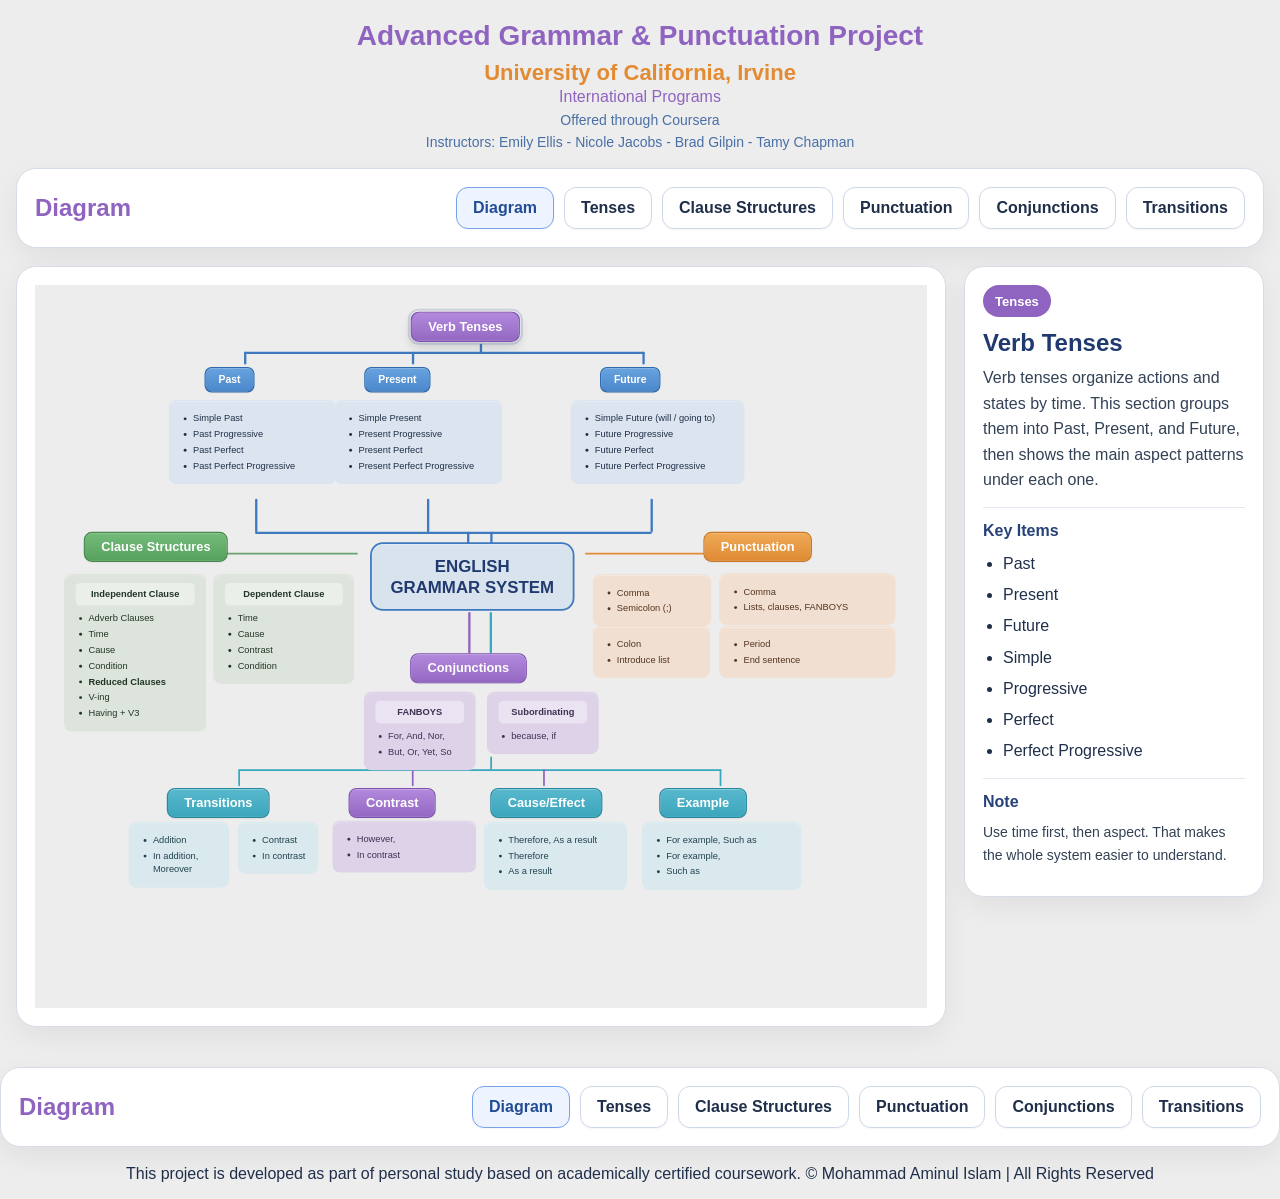
<file: index.html>
<!DOCTYPE html>
<html lang="en">
<head>
  <meta charset="UTF-8" />
  <meta name="viewport" content="width=device-width, initial-scale=1.0" />
  <title>Advanced Grammar &amp; Punctuation Project</title>
  <style>
    * {
      box-sizing: border-box;
    }

    :root {
      --diagram-scale: 1;
    }

    body {
      margin: 0;
      background: #ededed;
      font-family: "Segoe UI", Tahoma, Geneva, Verdana, sans-serif;
      color: #1f2f4a;
    }

    a {
      color: inherit;
      text-decoration: none;
    }

    .page {
      width: 100%;
      margin: 0 auto;
      padding: 20px 16px 40px;
    }

    .project-header {
      text-align: center;
      margin-bottom: 18px;
    }

    .project-header h1 {
      margin: 0;
      font-size: 28px;
      font-weight: 700;
      color: #8f63c0;
    }

    .project-header h2 {
      margin: 8px 0 0;
      font-size: 22px;
      font-weight: 600;
      color: #e38b33;
    }

    .project-header .program {
      margin: 2px 0 0;
      font-size: 16px;
      font-weight: 500;
      color: #8f63c0;
    }

    .project-header .platform {
      margin: 6px 0 0;
      font-size: 14px;
      color: #4a6fa5;
    }

    .top-nav-panel,
    .diagram-panel,
    .details-card {
      background: #fff;
      border: 1px solid #d6dce8;
      border-radius: 20px;
      padding: 18px;
      box-shadow: 0 10px 28px rgba(15, 23, 42, 0.06);
    }

    .top-nav-panel {
      width: min(1700px, 100%);
      margin: 0 auto 18px;
    }

    .top-nav {
      display: grid;
      grid-template-columns: minmax(180px, 1fr) auto;
      align-items: center;
      gap: 20px;
    }

    .top-nav-title {
      margin: 0;
      font-size: 24px;
      color: #8f63c0;
    }

    .nav-links {
      display: flex;
      flex-wrap: wrap;
      gap: 10px;
      justify-content: flex-end;
    }

    .nav-link {
      display: inline-flex;
      align-items: center;
      justify-content: center;
      min-height: 42px;
      padding: 10px 16px;
      border-radius: 12px;
      border: 1px solid #cfd8ea;
      background: #fff;
      font-weight: 700;
      box-shadow: 0 1px 2px rgba(0, 0, 0, 0.04);
      transition: transform 0.18s ease, box-shadow 0.18s ease, border-color 0.18s ease;
    }

    .nav-link:hover {
      transform: translateY(-1px);
      box-shadow: 0 8px 18px rgba(15, 23, 42, 0.08);
      border-color: #8eb0f0;
    }

    .nav-link.active {
      background: #eef4ff;
      border-color: #79a2ea;
      color: #224d95;
    }

    .workspace {
      width: min(1700px, 100%);
      margin: 0 auto;
      display: grid;
      grid-template-columns: minmax(0, 1fr) 300px;
      gap: 18px;
      align-items: start;
    }

    .diagram-panel {
      overflow: visible;
      min-width: 0;
    }

    .diagram-wrap {
      width: 100%;
      display: flex;
      justify-content: center;
      align-items: flex-start;
      overflow: hidden;
      min-height: 200px;
    }

    .diagram-scale-box {
      position: relative;
      width: calc(1536px * var(--diagram-scale));
      height: calc(1245px * var(--diagram-scale));
      flex: 0 0 auto;
    }

    .diagram-board {
      position: absolute;
      top: 0;
      left: 0;
      width: 1536px;
      height: 1245px;
      background: #ededed;
      overflow: hidden;
      transform: scale(var(--diagram-scale));
      transform-origin: top left;
      transition: transform 0.2s ease;
    }

    .details-panel {
      position: sticky;
      top: 20px;
    }

    .details-card h3 {
      margin: 0 0 8px;
      font-size: 24px;
      color: #203a6f;
    }

    .details-badge {
      display: inline-flex;
      align-items: center;
      justify-content: center;
      min-height: 32px;
      padding: 6px 12px;
      border-radius: 999px;
      font-size: 13px;
      font-weight: 700;
      margin-bottom: 12px;
      color: #fff;
    }

    .badge-purple { background: #8f63c0; }
    .badge-blue { background: #4b87cc; }
    .badge-green { background: #56a15e; }
    .badge-orange { background: #df8a33; }
    .badge-cyan { background: #3ca6bc; }

    .details-card p {
      margin: 0 0 12px;
      line-height: 1.6;
      color: #334155;
    }

    .details-card ul {
      margin: 0;
      padding-left: 20px;
      line-height: 1.7;
    }

    .details-card li {
      margin: 4px 0;
    }

    .detail-section {
      border-top: 1px solid #e2e8f0;
      margin-top: 14px;
      padding-top: 14px;
    }

    .detail-section h4 {
      margin: 0 0 10px;
      color: #274278;
      font-size: 16px;
    }

    .hint {
      font-size: 14px;
      color: #64748b;
    }

    .node {
      position: absolute;
      z-index: 2;
    }

    .line {
      position: absolute;
      z-index: 1;
      background: #3f79bf;
      border-radius: 3px;
    }

    .line.green { background: #6aa46d; }
    .line.orange { background: #e38b33; }
    .line.purple { background: #8f63c0; }
    .line.cyan { background: #39a7bf; }

    .pill {
      display: inline-flex;
      align-items: center;
      justify-content: center;
      padding: 10px 28px;
      min-height: 52px;
      border-radius: 14px;
      color: #fff;
      font-weight: 700;
      font-size: 22px;
      line-height: 1;
      text-align: center;
      white-space: nowrap;
      box-shadow:
        inset 0 1px 0 rgba(255,255,255,0.35),
        0 1px 2px rgba(0,0,0,0.08);
      transition: transform 0.18s ease, box-shadow 0.18s ease, filter 0.18s ease;
    }

    .pill.small {
      min-height: 44px;
      padding: 8px 22px;
      font-size: 18px;
      border-radius: 12px;
    }

    .blue-pill {
      background: linear-gradient(180deg, #68a3de 0%, #4b87cc 100%);
      border: 2px solid #2f69aa;
    }

    .green-pill {
      background: linear-gradient(180deg, #74bb7a 0%, #56a15e 100%);
      border: 2px solid #47894d;
    }

    .orange-pill {
      background: linear-gradient(180deg, #f0aa57 0%, #df8a33 100%);
      border: 2px solid #cb7826;
    }

    .purple-pill {
      background: linear-gradient(180deg, #b289dd 0%, #9468c2 100%);
      border: 2px solid #7d52af;
    }

    .cyan-pill {
      background: linear-gradient(180deg, #58b8cd 0%, #3ca6bc 100%);
      border: 2px solid #27879d;
    }

    .box {
      border-radius: 14px;
      padding: 14px 18px;
      box-shadow: inset 0 1px 0 rgba(255,255,255,0.45);
      font-size: 16px;
      line-height: 1.45;
      transition: transform 0.18s ease, box-shadow 0.18s ease, border-color 0.18s ease, filter 0.18s ease;
      border: 2px solid transparent;
    }

    .blue-box { background: #dbe4ef; color: #202f49; }
    .green-box { background: #dde4db; color: #223628; }
    .orange-box { background: #f1e0d1; color: #53331f; }
    .purple-box { background: #ddd2e8; color: #3f3154; }
    .cyan-box { background: #d9e9ee; color: #21434f; }

    .box ul {
      margin: 0;
      padding-left: 22px;
    }

    .box li {
      margin: 4px 0;
    }

    .mini-label {
      display: block;
      width: 100%;
      background: rgba(255,255,255,0.38);
      color: inherit;
      text-align: center;
      font-weight: 700;
      border-radius: 8px;
      padding: 8px 10px;
      margin-bottom: 10px;
    }

    .main-center {
      width: 352px;
      height: 118px;
      border-radius: 22px;
      border: 3px solid #3e79bf;
      background: #d8e3ee;
      display: flex;
      align-items: center;
      justify-content: center;
      text-align: center;
      color: #203a6f;
      font-size: 29px;
      font-weight: 800;
      line-height: 1.25;
      box-shadow: inset 0 1px 0 rgba(255,255,255,0.5);
    }

    .interactive {
      cursor: pointer;
    }

    .interactive:hover .pill,
    .interactive:hover .box {
      transform: translateY(-2px);
      box-shadow: 0 10px 18px rgba(15,23,42,0.12);
      filter: brightness(1.01);
    }

    .interactive.active .pill,
    .interactive.active .box {
      transform: translateY(-2px);
      box-shadow: 0 10px 18px rgba(15,23,42,0.14);
      outline: 3px solid rgba(74, 111, 165, 0.22);
      outline-offset: 2px;
    }

    .verb-title { top: 48px; left: 647px; }
    .top-v { top: 101px; left: 766px; width: 4px; height: 16px; }
    .top-h { top: 115px; left: 360px; width: 690px; height: 4px; }
    .drop-past { top: 115px; left: 360px; width: 4px; height: 22px; }
    .drop-present { top: 115px; left: 649px; width: 4px; height: 22px; }
    .drop-future { top: 115px; left: 1046px; width: 4px; height: 22px; }

    .past-title { top: 141px; left: 292px; }
    .present-title { top: 141px; left: 567px; }
    .future-title { top: 141px; left: 973px; }

    .past-box { top: 198px; left: 230px; width: 290px; min-height: 170px; }
    .present-box { top: 198px; left: 515px; width: 290px; min-height: 170px; }
    .future-box { top: 198px; left: 922px; width: 300px; min-height: 170px; }

    .past-down { top: 368px; left: 379px; width: 4px; height: 58px; }
    .present-down { top: 368px; left: 675px; width: 4px; height: 58px; }
    .future-down { top: 368px; left: 1060px; width: 4px; height: 58px; }

    .top-bottom-h { top: 425px; left: 379px; width: 683px; height: 4px; }
    .to-center-left { top: 425px; left: 744px; width: 4px; height: 40px; }
    .to-center-right { top: 425px; left: 784px; width: 4px; height: 40px; }

    .clause-title { top: 425px; left: 84px; }
    .clause-line { top: 461px; left: 323px; width: 233px; height: 3px; }

    .independent-box { top: 497px; left: 50px; width: 245px; min-height: 250px; }
    .dependent-box { top: 497px; left: 307px; width: 243px; min-height: 222px; }

    .center-node { top: 443px; left: 577px; }

    .punct-title { top: 425px; left: 1151px; }
    .punct-line { top: 461px; left: 947px; width: 205px; height: 3px; }

    .punct-box-1 { top: 498px; left: 960px; width: 205px; min-height: 80px; }
    .punct-box-2 { top: 496px; left: 1178px; width: 304px; min-height: 82px; }
    .punct-box-3 { top: 587px; left: 960px; width: 203px; min-height: 76px; }
    .punct-box-4 { top: 587px; left: 1178px; width: 304px; min-height: 76px; }

    .main-down-purple { top: 563px; left: 746px; width: 4px; height: 72px; }
    .main-down-cyan { top: 563px; left: 783px; width: 4px; height: 72px; }

    .conj-title { top: 634px; left: 646px; }
    .fanboys-box { top: 700px; left: 566px; width: 193px; min-height: 112px; }
    .subordinating-box { top: 700px; left: 778px; width: 193px; min-height: 112px; }

    .bottom-v-left { top: 812px; left: 747px; width: 3px; height: 24px; }
    .bottom-v-right { top: 812px; left: 784px; width: 3px; height: 24px; }
    .bottom-h { top: 834px; left: 351px; width: 831px; height: 3px; }
    .bottom-drop-1 { top: 834px; left: 350px; width: 3px; height: 29px; }
    .bottom-drop-2 { top: 834px; left: 649px; width: 3px; height: 29px; }
    .bottom-drop-3 { top: 834px; left: 875px; width: 3px; height: 29px; }
    .bottom-drop-4 { top: 834px; left: 1179px; width: 3px; height: 29px; }

    .trans-title { top: 866px; left: 227px; }
    .contrast-title { top: 866px; left: 540px; }
    .cause-title { top: 866px; left: 784px; }
    .example-title { top: 866px; left: 1075px; }

    .trans-box-1 { top: 924px; left: 161px; width: 173px; min-height: 115px; }
    .trans-box-2 { top: 924px; left: 349px; width: 139px; min-height: 115px; }
    .contrast-box { top: 922px; left: 512px; width: 248px; min-height: 112px; }
    .cause-box { top: 924px; left: 773px; width: 247px; min-height: 114px; }
    .example-box { top: 924px; left: 1045px; width: 275px; min-height: 115px; }

    @media (max-width: 1200px) {
      .workspace {
        grid-template-columns: 1fr;
      }

      .details-panel {
        position: static;
      }
    }

    @media (max-width: 1100px) {
      .top-nav {
        grid-template-columns: 1fr;
      }

      .nav-links {
        justify-content: flex-start;
      }
    }

    @media (max-width: 780px) {
      .page {
        padding-left: 10px;
        padding-right: 10px;
      }

      .project-header h1 {
        font-size: 24px;
      }

      .project-header h2 {
        font-size: 20px;
      }
    }
  </style>
</head>
<body>
  <div class="page">
    <div class="project-header">
      <h1>Advanced Grammar &amp; Punctuation Project</h1>
      <h2>University of California, Irvine</h2>
      <p class="program">International Programs</p>
      <p class="platform">Offered through Coursera</p>  
      <p class="platform">Instructors: Emily Ellis - Nicole Jacobs - Brad Gilpin - Tamy Chapman</p>
    </div>

    <div class="top-nav-panel">
      <div class="top-nav">
        <h3 class="top-nav-title">Diagram</h3>
        <div class="nav-links">
          <a class="nav-link active" href="index.html">Diagram</a>
          <a class="nav-link" href="tense.html">Tenses</a>
          <a class="nav-link" href="clause.html">Clause Structures</a>
          <a class="nav-link" href="punctuation.html">Punctuation</a>
          <a class="nav-link" href="conjunction.html">Conjunctions</a>
          <a class="nav-link" href="transitions.html">Transitions</a>
        </div>
      </div>
    </div>

    <div class="workspace">
      <div class="diagram-panel">
        <div class="diagram-wrap">
          <div class="diagram-scale-box">
            <div class="diagram-board">
              <div class="diagram-area">
                <div class="node verb-title interactive" data-topic="verb-tenses">
                  <div class="pill purple-pill">Verb Tenses</div>
                </div>

                <div class="line top-v"></div>
                <div class="line top-h"></div>
                <div class="line drop-past"></div>
                <div class="line drop-present"></div>
                <div class="line drop-future"></div>

                <div class="node past-title interactive" data-topic="past">
                  <div class="pill small blue-pill">Past</div>
                </div>

                <div class="node present-title interactive" data-topic="present">
                  <div class="pill small blue-pill">Present</div>
                </div>

                <div class="node future-title interactive" data-topic="future">
                  <div class="pill small blue-pill">Future</div>
                </div>

                <div class="node past-box interactive" data-topic="past">
                  <div class="box blue-box">
                    <ul>
                      <li>Simple Past</li>
                      <li>Past Progressive</li>
                      <li>Past Perfect</li>
                      <li>Past Perfect Progressive</li>
                    </ul>
                  </div>
                </div>

                <div class="node present-box interactive" data-topic="present">
                  <div class="box blue-box">
                    <ul>
                      <li>Simple Present</li>
                      <li>Present Progressive</li>
                      <li>Present Perfect</li>
                      <li>Present Perfect Progressive</li>
                    </ul>
                  </div>
                </div>

                <div class="node future-box interactive" data-topic="future">
                  <div class="box blue-box">
                    <ul>
                      <li>Simple Future (will / going to)</li>
                      <li>Future Progressive</li>
                      <li>Future Perfect</li>
                      <li>Future Perfect Progressive</li>
                    </ul>
                  </div>
                </div>

                <div class="line past-down"></div>
                <div class="line present-down"></div>
                <div class="line future-down"></div>
                <div class="line top-bottom-h"></div>
                <div class="line to-center-left"></div>
                <div class="line to-center-right"></div>

                <div class="node clause-title interactive" data-topic="clause-structures">
                  <div class="pill green-pill">Clause Structures</div>
                </div>

                <div class="line green clause-line"></div>

                <div class="node independent-box interactive" data-topic="independent-clause">
                  <div class="box green-box">
                    <span class="mini-label">Independent Clause</span>
                    <ul>
                      <li>Adverb Clauses</li>
                      <li>Time</li>
                      <li>Cause</li>
                      <li>Condition</li>
                      <li><strong>Reduced Clauses</strong></li>
                      <li>V-ing</li>
                      <li>Having + V3</li>
                    </ul>
                  </div>
                </div>

                <div class="node dependent-box interactive" data-topic="dependent-clause">
                  <div class="box green-box">
                    <span class="mini-label">Dependent Clause</span>
                    <ul>
                      <li>Time</li>
                      <li>Cause</li>
                      <li>Contrast</li>
                      <li>Condition</li>
                    </ul>
                  </div>
                </div>

                <div class="node center-node">
                  <div class="main-center">
                    ENGLISH<br />
                    GRAMMAR SYSTEM
                  </div>
                </div>

                <div class="node punct-title interactive" data-topic="punctuation">
                  <div class="pill orange-pill">Punctuation</div>
                </div>

                <div class="line orange punct-line"></div>

                <div class="node punct-box-1 interactive" data-topic="punctuation-basic">
                  <div class="box orange-box">
                    <ul>
                      <li>Comma</li>
                      <li>Semicolon (;)</li>
                    </ul>
                  </div>
                </div>

                <div class="node punct-box-2 interactive" data-topic="punctuation-comma">
                  <div class="box orange-box">
                    <ul>
                      <li>Comma</li>
                      <li>Lists, clauses, FANBOYS</li>
                    </ul>
                  </div>
                </div>

                <div class="node punct-box-3 interactive" data-topic="punctuation-colon">
                  <div class="box orange-box">
                    <ul>
                      <li>Colon</li>
                      <li>Introduce list</li>
                    </ul>
                  </div>
                </div>

                <div class="node punct-box-4 interactive" data-topic="punctuation-period">
                  <div class="box orange-box">
                    <ul>
                      <li>Period</li>
                      <li>End sentence</li>
                    </ul>
                  </div>
                </div>

                <div class="line purple main-down-purple"></div>
                <div class="line cyan main-down-cyan"></div>

                <div class="node conj-title interactive" data-topic="conjunctions">
                  <div class="pill purple-pill">Conjunctions</div>
                </div>

                <div class="node fanboys-box interactive" data-topic="fanboys">
                  <div class="box purple-box">
                    <span class="mini-label">FANBOYS</span>
                    <ul>
                      <li>For, And, Nor,</li>
                      <li>But, Or, Yet, So</li>
                    </ul>
                  </div>
                </div>

                <div class="node subordinating-box interactive" data-topic="subordinating">
                  <div class="box purple-box">
                    <span class="mini-label">Subordinating</span>
                    <ul>
                      <li>because, if</li>
                    </ul>
                  </div>
                </div>

                <div class="line purple bottom-v-left"></div>
                <div class="line cyan bottom-v-right"></div>
                <div class="line cyan bottom-h"></div>
                <div class="line cyan bottom-drop-1"></div>
                <div class="line purple bottom-drop-2"></div>
                <div class="line purple bottom-drop-3"></div>
                <div class="line cyan bottom-drop-4"></div>

                <div class="node trans-title interactive" data-topic="transitions">
                  <div class="pill cyan-pill">Transitions</div>
                </div>

                <div class="node contrast-title interactive" data-topic="contrast">
                  <div class="pill purple-pill">Contrast</div>
                </div>

                <div class="node cause-title interactive" data-topic="cause-effect">
                  <div class="pill cyan-pill">Cause/Effect</div>
                </div>

                <div class="node example-title interactive" data-topic="example">
                  <div class="pill cyan-pill">Example</div>
                </div>

                <div class="node trans-box-1 interactive" data-topic="addition">
                  <div class="box cyan-box">
                    <ul>
                      <li>Addition</li>
                      <li>In addition, Moreover</li>
                    </ul>
                  </div>
                </div>

                <div class="node trans-box-2 interactive" data-topic="contrast">
                  <div class="box cyan-box">
                    <ul>
                      <li>Contrast</li>
                      <li>In contrast</li>
                    </ul>
                  </div>
                </div>

                <div class="node contrast-box interactive" data-topic="contrast">
                  <div class="box purple-box">
                    <ul>
                      <li>However,</li>
                      <li>In contrast</li>
                    </ul>
                  </div>
                </div>

                <div class="node cause-box interactive" data-topic="cause-effect">
                  <div class="box cyan-box">
                    <ul>
                      <li>Therefore, As a result</li>
                      <li>Therefore</li>
                      <li>As a result</li>
                    </ul>
                  </div>
                </div>

                <div class="node example-box interactive" data-topic="example">
                  <div class="box cyan-box">
                    <ul>
                      <li>For example, Such as</li>
                      <li>For example,</li>
                      <li>Such as</li>
                    </ul>
                  </div>
                </div>
              </div>
            </div>
          </div>
        </div>
      </div>

      <aside class="details-panel">
        <div class="details-card" id="detailsCard">
          <div class="details-badge badge-purple" id="detailsBadge">Overview</div>
          <h3 id="detailsTitle">English Grammar System</h3>
          <p id="detailsText">
            Select any colored part of the diagram to view its explanation here without leaving the page.
          </p>

          <div class="detail-section">
            <h4>Key Items</h4>
            <ul id="detailsList">
              <li>Verb Tenses</li>
              <li>Clause Structures</li>
              <li>Punctuation</li>
              <li>Conjunctions</li>
              <li>Transitions</li>
            </ul>
          </div>

          <div class="detail-section">
            <h4>Note</h4>
            <p class="hint" id="detailsNote">
              This interactive panel helps you review grammar topics quickly from one visual page.
            </p>
          </div>
        </div>
      </aside>
    </div>
  </div>


      <div class="top-nav-panel">
      <div class="top-nav">
        <h3 class="top-nav-title">Diagram</h3>
        <div class="nav-links">
          <a class="nav-link active" href="index.html">Diagram</a>
          <a class="nav-link" href="tense.html">Tenses</a>
          <a class="nav-link" href="clause.html">Clause Structures</a>
          <a class="nav-link" href="punctuation.html">Punctuation</a>
          <a class="nav-link" href="conjunction.html">Conjunctions</a>
          <a class="nav-link" href="transitions.html">Transitions</a>
        </div>
      </div>
    </div>

    <footer>
      <div class="container footer-card">
        <p style="text-align: center;">This project is developed as part of personal study based on academically certified coursework. © Mohammad Aminul Islam | All Rights Reserved</p>
      </div>
    </footer>


  <script>
    const detailsMap = {
      "verb-tenses": {
        badge: "Tenses",
        badgeClass: "badge-purple",
        title: "Verb Tenses",
        text: "Verb tenses organize actions and states by time. This section groups them into Past, Present, and Future, then shows the main aspect patterns under each one.",
        items: ["Past", "Present", "Future", "Simple", "Progressive", "Perfect", "Perfect Progressive"],
        note: "Use time first, then aspect. That makes the whole system easier to understand."
      },
      "past": {
        badge: "Past",
        badgeClass: "badge-blue",
        title: "Past Tense Group",
        text: "The past group describes actions, events, or conditions connected to past time. It includes simple, progressive, perfect, and perfect progressive forms.",
        items: ["Simple Past", "Past Progressive", "Past Perfect", "Past Perfect Progressive"],
        note: "Use the past group when the reference time is fully before now."
      },
      "present": {
        badge: "Present",
        badgeClass: "badge-blue",
        title: "Present Tense Group",
        text: "The present group describes facts, routines, current actions, and situations connected to now. It also includes four major aspect forms.",
        items: ["Simple Present", "Present Progressive", "Present Perfect", "Present Perfect Progressive"],
        note: "The present perfect links past action to present relevance."
      },
      "future": {
        badge: "Future",
        badgeClass: "badge-blue",
        title: "Future Tense Group",
        text: "The future group describes predictions, plans, promises, or actions completed or continuing at a future point.",
        items: ["Simple Future", "Future Progressive", "Future Perfect", "Future Perfect Progressive"],
        note: "Use will, going to, will be, will have, and will have been carefully based on meaning."
      },
      "clause-structures": {
        badge: "Clauses",
        badgeClass: "badge-green",
        title: "Clause Structures",
        text: "Clause structure explains how ideas are built and connected. This includes independent and dependent clauses, along with common adverb-clause relationships.",
        items: ["Independent Clause", "Dependent Clause", "Time", "Cause", "Condition", "Contrast"],
        note: "Clause control improves sentence variety and professional writing."
      },
      "independent-clause": {
        badge: "Independent",
        badgeClass: "badge-green",
        title: "Independent Clause",
        text: "An independent clause can stand alone as a complete sentence. In this diagram, it is also linked to adverb-clause ideas and reduced-clause patterns.",
        items: ["Adverb Clauses", "Time", "Cause", "Condition", "Reduced Clauses", "V-ing", "Having + V3"],
        note: "A complete sentence usually needs one independent clause at minimum."
      },
      "dependent-clause": {
        badge: "Dependent",
        badgeClass: "badge-green",
        title: "Dependent Clause",
        text: "A dependent clause cannot stand alone. It supports another clause and often expresses time, cause, contrast, or condition.",
        items: ["Time", "Cause", "Contrast", "Condition"],
        note: "Dependent clauses often begin with subordinating words such as because, if, although, and when."
      },
      "punctuation": {
        badge: "Punctuation",
        badgeClass: "badge-orange",
        title: "Punctuation",
        text: "Punctuation controls sentence clarity, separation, and emphasis. This section highlights basic marks used for lists, clauses, and sentence boundaries.",
        items: ["Comma", "Semicolon", "Colon", "Period"],
        note: "Correct punctuation makes grammar easier to read and understand."
      },
      "punctuation-basic": {
        badge: "Punctuation",
        badgeClass: "badge-orange",
        title: "Comma and Semicolon",
        text: "Commas separate elements inside a sentence. Semicolons connect related independent clauses or separate complex list items.",
        items: ["Comma", "Semicolon (;)"],
        note: "Do not confuse a semicolon with a colon. Their functions are different."
      },
      "punctuation-comma": {
        badge: "Comma",
        badgeClass: "badge-orange",
        title: "Comma Use",
        text: "This part highlights comma use in lists, clause separation, and coordination with FANBOYS patterns.",
        items: ["Lists", "Clauses", "FANBOYS coordination"],
        note: "A comma before a FANBOYS coordinator is usually used when joining two independent clauses."
      },
      "punctuation-colon": {
        badge: "Colon",
        badgeClass: "badge-orange",
        title: "Colon Use",
        text: "A colon introduces a list, explanation, or elaboration after a complete statement.",
        items: ["Colon", "Introduce list"],
        note: "The part before the colon should usually be a complete clause."
      },
      "punctuation-period": {
        badge: "Period",
        badgeClass: "badge-orange",
        title: "Period Use",
        text: "A period closes a full sentence and marks a complete thought.",
        items: ["Period", "End sentence"],
        note: "Use periods to keep sentence boundaries clear and professional."
      },
      "conjunctions": {
        badge: "Conjunctions",
        badgeClass: "badge-purple",
        title: "Conjunctions",
        text: "Conjunctions connect words, phrases, and clauses. This diagram focuses on coordinating conjunctions and subordinating conjunctions.",
        items: ["FANBOYS", "Subordinating conjunctions"],
        note: "Conjunction choice changes the logical relationship between ideas."
      },
      "fanboys": {
        badge: "FANBOYS",
        badgeClass: "badge-purple",
        title: "Coordinating Conjunctions",
        text: "FANBOYS stands for the seven main coordinating conjunctions used to join equal grammatical units.",
        items: ["For", "And", "Nor", "But", "Or", "Yet", "So"],
        note: "When FANBOYS joins two independent clauses, a comma is often needed before it."
      },
      "subordinating": {
        badge: "Subordinating",
        badgeClass: "badge-purple",
        title: "Subordinating Conjunctions",
        text: "Subordinating conjunctions introduce dependent clauses and show relationships such as reason, condition, time, or contrast.",
        items: ["because", "if"],
        note: "A subordinating conjunction usually makes its clause dependent."
      },
      "transitions": {
        badge: "Transitions",
        badgeClass: "badge-cyan",
        title: "Transitions",
        text: "Transitions guide the reader from one idea to another. They improve coherence and signal logical movement across sentences or paragraphs.",
        items: ["Addition", "Contrast", "Cause/Effect", "Example"],
        note: "Transitions are especially helpful in essays, reports, and professional writing."
      },
      "addition": {
        badge: "Addition",
        badgeClass: "badge-cyan",
        title: "Addition Transitions",
        text: "Addition transitions introduce extra supporting information or another related point.",
        items: ["In addition", "Moreover"],
        note: "Use addition markers when expanding an existing argument or explanation."
      },
      "contrast": {
        badge: "Contrast",
        badgeClass: "badge-purple",
        title: "Contrast Markers",
        text: "Contrast markers show difference, opposition, or unexpected relation between ideas.",
        items: ["However", "In contrast"],
        note: "Contrast transitions are useful when comparing two positions, results, or examples."
      },
      "cause-effect": {
        badge: "Cause/Effect",
        badgeClass: "badge-cyan",
        title: "Cause and Effect Markers",
        text: "Cause/effect markers show result, consequence, or logical outcome.",
        items: ["Therefore", "As a result"],
        note: "These transitions work well when explaining consequences in academic and business writing."
      },
      "example": {
        badge: "Example",
        badgeClass: "badge-cyan",
        title: "Example Markers",
        text: "Example markers introduce illustrations, instances, or specific supporting details.",
        items: ["For example", "Such as"],
        note: "Examples strengthen explanation by making abstract ideas more concrete."
      }
    };

    function updateDiagramScale() {
      const panel = document.querySelector(".diagram-panel");
      if (!panel) return;

      const baseWidth = 1536;
      const panelStyle = getComputedStyle(panel);
      const horizontalPadding =
        parseFloat(panelStyle.paddingLeft) + parseFloat(panelStyle.paddingRight);

      const availableWidth = panel.clientWidth - horizontalPadding;

      let scale = availableWidth / baseWidth;

      if (scale > 1) scale = 1;
      if (scale < 0.16) scale = 0.16;

      document.documentElement.style.setProperty("--diagram-scale", scale.toFixed(4));
    }

    function renderDetails(topicKey) {
      const topic = detailsMap[topicKey];
      if (!topic) return;

      const badge = document.getElementById("detailsBadge");
      const title = document.getElementById("detailsTitle");
      const text = document.getElementById("detailsText");
      const list = document.getElementById("detailsList");
      const note = document.getElementById("detailsNote");

      badge.className = `details-badge ${topic.badgeClass}`;
      badge.textContent = topic.badge;
      title.textContent = topic.title;
      text.textContent = topic.text;
      list.innerHTML = topic.items.map(item => `<li>${item}</li>`).join("");
      note.textContent = topic.note;

      document.querySelectorAll(".interactive").forEach(el => {
        el.classList.toggle("active", el.dataset.topic === topicKey);
      });
    }

    document.querySelectorAll(".interactive").forEach(el => {
      el.addEventListener("click", () => {
        renderDetails(el.dataset.topic);
      });
    });

    window.addEventListener("load", () => {
      updateDiagramScale();
      renderDetails("verb-tenses");
    });

    window.addEventListener("resize", updateDiagramScale);
  </script>
</body>
</html>
</file>
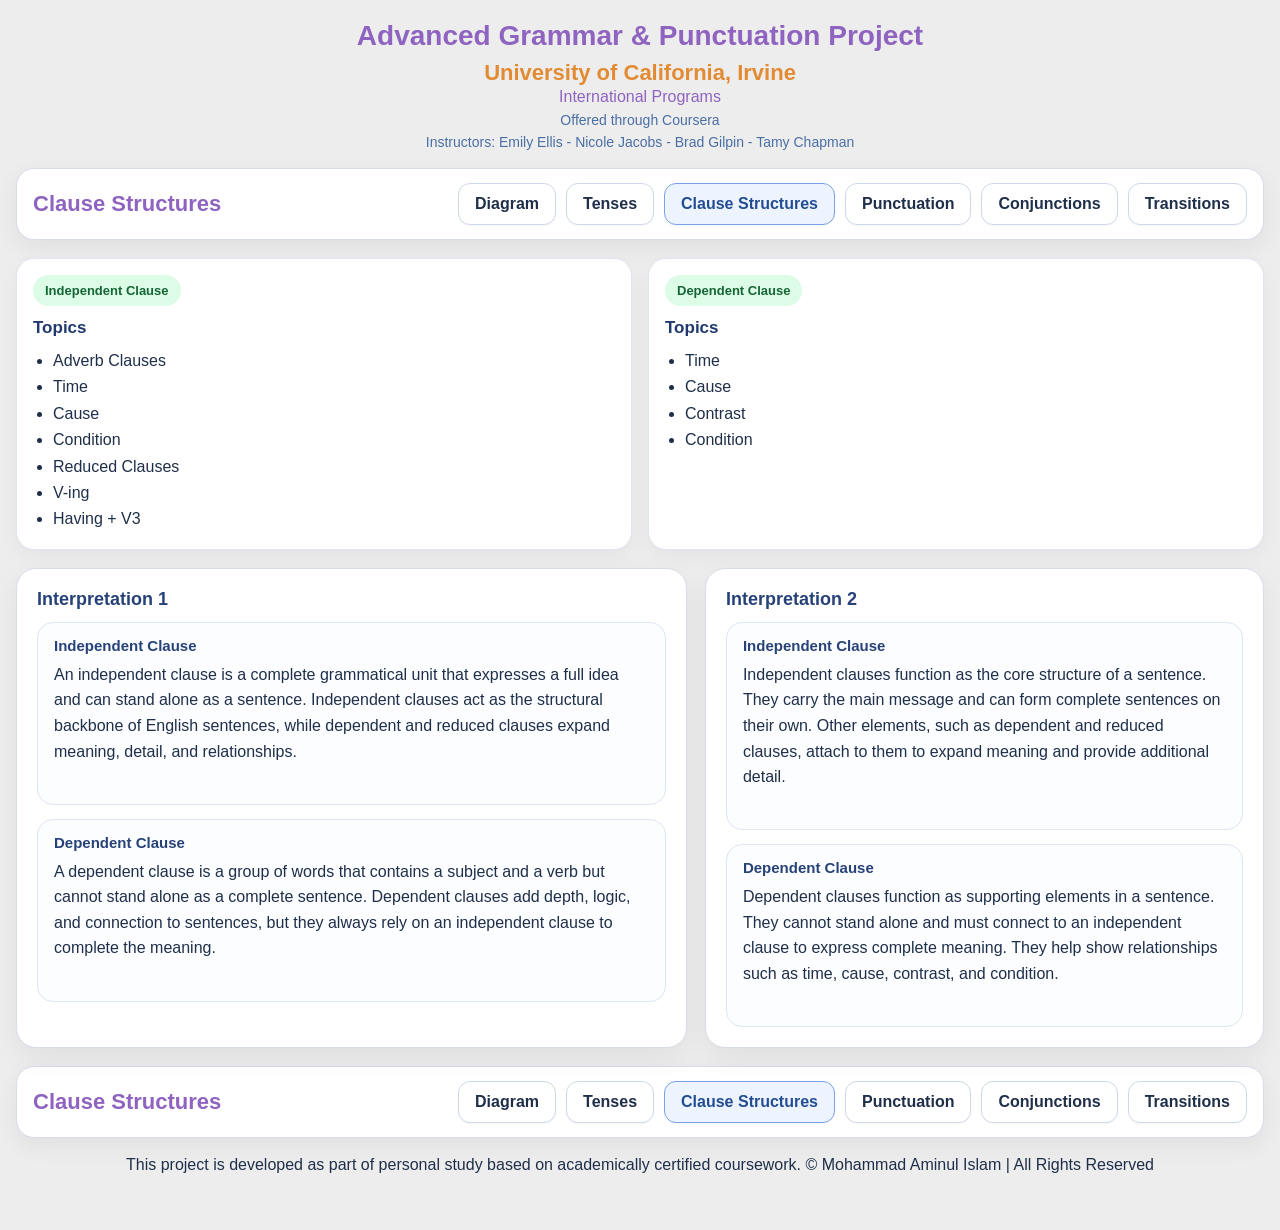
<file: clause.html>
<!DOCTYPE html>
<html lang="en">
<head>
  <meta charset="UTF-8" />
  <meta name="viewport" content="width=device-width, initial-scale=1.0" />
  <title>Clause Structures</title>
  <link rel="stylesheet" href="shared.css" />
  <script src="data.js"></script>
</head>
<body>
  <div class="page">
    <div class="project-header">
      <h1>Advanced Grammar &amp; Punctuation Project</h1>
      <h2>University of California, Irvine</h2>
      <p class="program">International Programs</p>
      <p class="platform">Offered through Coursera</p>  
      <p class="platform">Instructors: Emily Ellis - Nicole Jacobs - Brad Gilpin - Tamy Chapman</p>
    </div>

    <div class="topbar">
      <h3>Clause Structures</h3>
      <div class="nav-links">
        <a class="nav-link" href="index.html">Diagram</a>
        <a class="nav-link" href="tense.html">Tenses</a>
        <a class="nav-link active" href="clause.html">Clause Structures</a>
        <a class="nav-link" href="punctuation.html">Punctuation</a>
        <a class="nav-link" href="conjunction.html">Conjunctions</a>
        <a class="nav-link" href="transitions.html">Transitions</a>
      </div>
    </div>

    <div class="card-grid">
      <div class="card">
        <div class="badges"><span class="badge badge-green">Independent Clause</span></div>
        <h4>Topics</h4>
        <ul id="independentList"></ul>
      </div>

      <div class="card">
        <div class="badges"><span class="badge badge-green">Dependent Clause</span></div>
        <h4>Topics</h4>
        <ul id="dependentList"></ul>
      </div>
    </div>

    <div class="grid-2" style="margin-top:18px; margin-bottom:18px;">
      <div class="panel">
        <h3 class="section-title">Interpretation 1</h3>
        <div class="info-grid">
          <div class="info-box">
            <h4>Independent Clause</h4>
            <div class="content">An independent clause is a complete grammatical unit that expresses a full idea and can stand alone as a sentence. Independent clauses act as the structural backbone of English sentences, while dependent and reduced clauses expand meaning, detail, and relationships.
            </div>
          </div>
          
          <div class="info-box">
            <h4>Dependent Clause</h4>
            <div class="content">A dependent clause is a group of words that contains a subject and a verb but cannot stand alone as a complete sentence. Dependent clauses add depth, logic, and connection to sentences, but they always rely on an independent clause to complete the meaning.
            </div>
          </div>
        </div>
      </div>

      <div class="panel">
        <h3 class="section-title">Interpretation 2</h3>
        <div class="info-grid">
          <div class="info-box">
            <h4>Independent Clause</h4>
            <div class="content">Independent clauses function as the core structure of a sentence. They carry the main message and can form complete sentences on their own. Other elements, such as dependent and reduced clauses, attach to them to expand meaning and provide additional detail.
            </div>
          </div>
          
          <div class="info-box">
            <h4>Dependent Clause</h4>
            <div class="content">Dependent clauses function as supporting elements in a sentence. They cannot stand alone and must connect to an independent clause to express complete meaning. They help show relationships such as time, cause, contrast, and condition.
            </div>
          </div>
        </div>
      </div>
    </div>

      <div class="topbar">
      <h3>Clause Structures</h3>
      <div class="nav-links">
        <a class="nav-link" href="index.html">Diagram</a>
        <a class="nav-link" href="tense.html">Tenses</a>
        <a class="nav-link active" href="clause.html">Clause Structures</a>
        <a class="nav-link" href="punctuation.html">Punctuation</a>
        <a class="nav-link" href="conjunction.html">Conjunctions</a>
        <a class="nav-link" href="transitions.html">Transitions</a>
      </div>
    </div>

    <footer>
      <div class="container footer-card">
        <p style="text-align: center;">This project is developed as part of personal study based on academically certified coursework. © Mohammad Aminul Islam | All Rights Reserved</p>
      </div>
    </footer>

  <script>
    document.getElementById('independentList').innerHTML = grammarData.clauses.independent.map(item => `<li>${item}</li>`).join('');
    document.getElementById('dependentList').innerHTML = grammarData.clauses.dependent.map(item => `<li>${item}</li>`).join('');
  </script>
  </div>

</body>
</html>
</file>
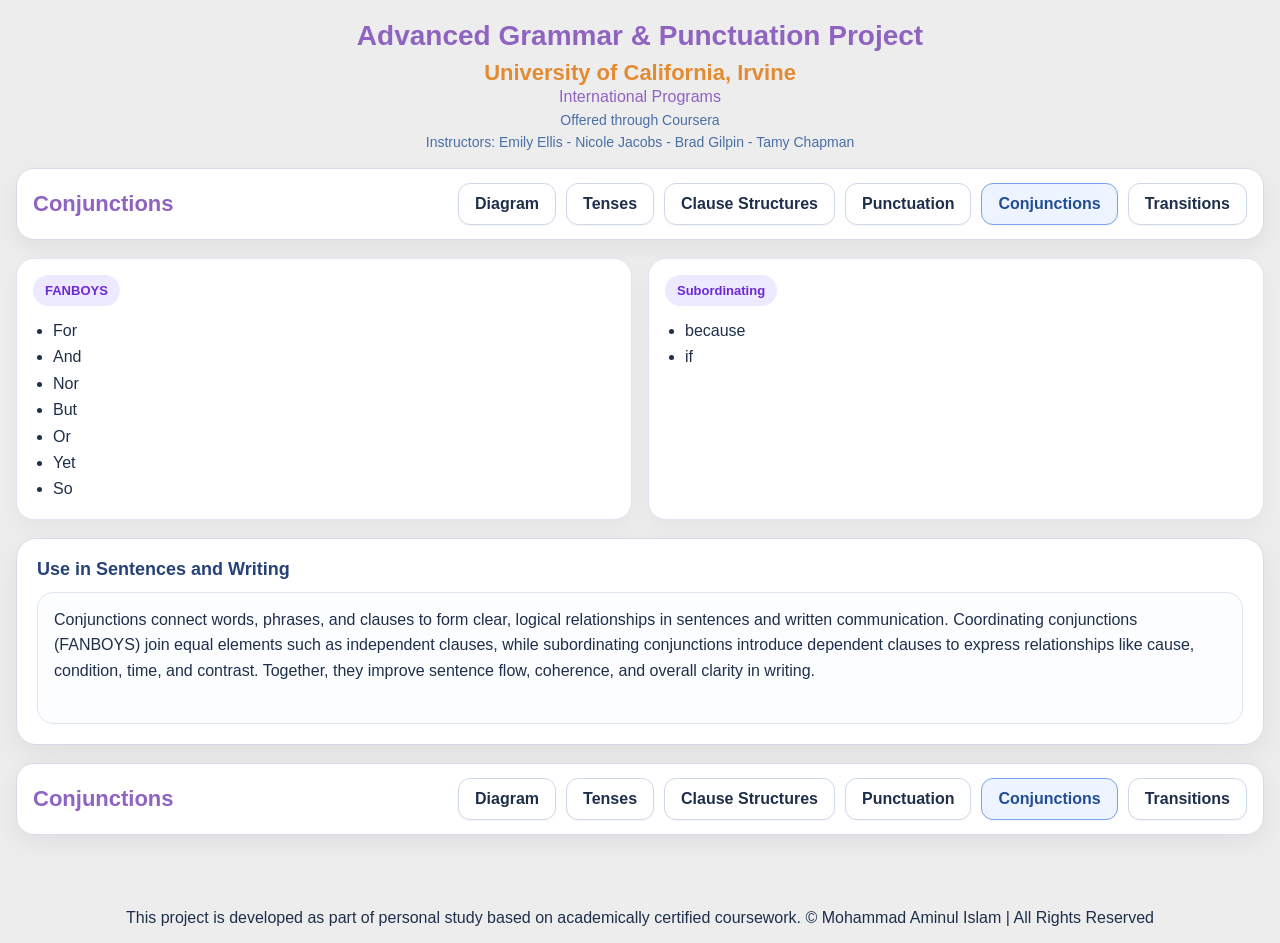
<file: conjunction.html>
<!DOCTYPE html>
<html lang="en">
<head>
  <meta charset="UTF-8" />
  <meta name="viewport" content="width=device-width, initial-scale=1.0" />
  <title>Conjunctions</title>
  <link rel="stylesheet" href="shared.css" />
  <script src="data.js"></script>
</head>
<body>
  <div class="page">
    <div class="project-header">
      <h1>Advanced Grammar &amp; Punctuation Project</h1>
      <h2>University of California, Irvine</h2>
      <p class="program">International Programs</p>
      <p class="platform">Offered through Coursera</p>  
      <p class="platform">Instructors: Emily Ellis - Nicole Jacobs - Brad Gilpin - Tamy Chapman</p>
    </div>

    <div class="topbar">
      <h3>Conjunctions</h3><div class="nav-links">
        <a class="nav-link" href="index.html">Diagram</a>
        <a class="nav-link" href="tense.html">Tenses</a>
        <a class="nav-link" href="clause.html">Clause Structures</a>
        <a class="nav-link" href="punctuation.html">Punctuation</a>
        <a class="nav-link active" href="conjunction.html">Conjunctions</a>
        <a class="nav-link" href="transitions.html">Transitions</a>
      </div>
    </div>

    <div class="card-grid">
      <div class="card">
        <div class="badges"><span class="badge badge-purple">FANBOYS</span>
        </div>
        <ul id="fanboysList"></ul>
      </div>

      <div class="card">
        <div class="badges">
          <span class="badge badge-purple">Subordinating</span>
        </div>
        <ul id="subList"></ul>
      </div>
    </div>

    <div class="panel" style="margin-top:18px; margin-bottom: 18px;">
      <h3 class="section-title">Use in Sentences and Writing</h3>
      <div class="info-box">
        <div class="content">Conjunctions connect words, phrases, and clauses to form clear, logical relationships in sentences and written communication. Coordinating conjunctions (FANBOYS) join equal elements such as independent clauses, while subordinating conjunctions introduce dependent clauses to express relationships like cause, condition, time, and contrast. Together, they improve sentence flow, coherence, and overall clarity in writing.
        </div>
      </div>
    </div>

      <div class="topbar">
      <h3>Conjunctions</h3><div class="nav-links">
        <a class="nav-link" href="index.html">Diagram</a>
        <a class="nav-link" href="tense.html">Tenses</a>
        <a class="nav-link" href="clause.html">Clause Structures</a>
        <a class="nav-link" href="punctuation.html">Punctuation</a>
        <a class="nav-link active" href="conjunction.html">Conjunctions</a>
        <a class="nav-link" href="transitions.html">Transitions</a>
      </div>
    </div>

  </div>

    <footer>
      <div class="container footer-card">
        <p style="text-align: center;">This project is developed as part of personal study based on academically certified coursework. © Mohammad Aminul Islam | All Rights Reserved</p>
      </div>
    </footer>

  <script>
    document.getElementById('fanboysList').innerHTML = grammarData.conjunctions.fanboys.map(item => `<li>${item}</li>`).join('');
    document.getElementById('subList').innerHTML = grammarData.conjunctions.subordinating.map(item => `<li>${item}</li>`).join('');
  </script>
</body>
</html>
</file>
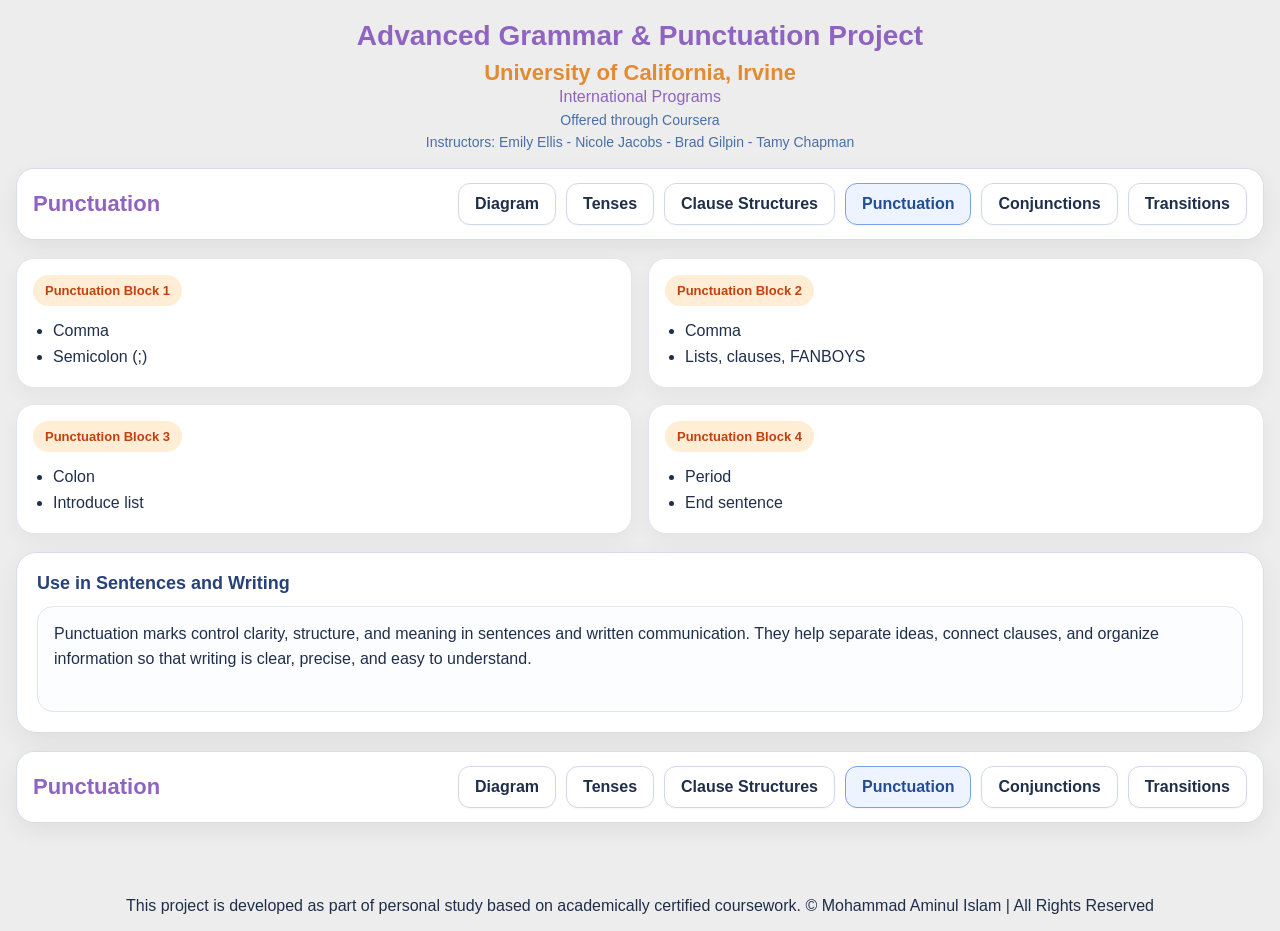
<file: punctuation.html>
<!DOCTYPE html>
<html lang="en">
<head>
  <meta charset="UTF-8" />
  <meta name="viewport" content="width=device-width, initial-scale=1.0" />
  <title>Punctuation</title>
  <link rel="stylesheet" href="shared.css" />
  <script src="data.js"></script>
</head>
<body>
  <div class="page">
    <div class="project-header">
      <h1>Advanced Grammar &amp; Punctuation Project</h1>
      <h2>University of California, Irvine</h2>
      <p class="program">International Programs</p>
      <p class="platform">Offered through Coursera</p>  
      <p class="platform">Instructors: Emily Ellis - Nicole Jacobs - Brad Gilpin - Tamy Chapman</p>
    </div>
    
    <div class="topbar">
      <h3>Punctuation</h3>
      <div class="nav-links">
        <a class="nav-link" href="index.html">Diagram</a>
        <a class="nav-link" href="tense.html">Tenses</a>
        <a class="nav-link" href="clause.html">Clause Structures</a>
        <a class="nav-link active" href="punctuation.html">Punctuation</a>
        <a class="nav-link" href="conjunction.html">Conjunctions</a>
        <a class="nav-link" href="transitions.html">Transitions</a>
      </div>
    </div>

      <div class="card-grid" id="punctGrid"></div>
      <div class="panel" style="margin-top:18px; margin-bottom:18px;">
        <h3 class="section-title">Use in Sentences and Writing</h3>
        <div class="info-box"><div class="content">Punctuation marks control clarity, structure, and meaning in sentences and written communication. They help separate ideas, connect clauses, and organize information so that writing is clear, precise, and easy to understand.
        </div>
      </div>
    </div>


      <div class="topbar">
      <h3>Punctuation</h3>
      <div class="nav-links">
        <a class="nav-link" href="index.html">Diagram</a>
        <a class="nav-link" href="tense.html">Tenses</a>
        <a class="nav-link" href="clause.html">Clause Structures</a>
        <a class="nav-link active" href="punctuation.html">Punctuation</a>
        <a class="nav-link" href="conjunction.html">Conjunctions</a>
        <a class="nav-link" href="transitions.html">Transitions</a>
      </div>
    </div>

  </div>

  <footer>
      <div class="container footer-card">
        <p style="text-align: center;">This project is developed as part of personal study based on academically certified coursework. © Mohammad Aminul Islam | All Rights Reserved</p>
      </div>
    </footer>


  <script>
    const items = [grammarData.punctuation.box1, grammarData.punctuation.box2, grammarData.punctuation.box3, grammarData.punctuation.box4];
    document.getElementById('punctGrid').innerHTML = items.map((set, i) => `
      <div class="card">
        <div class="badges"><span class="badge badge-orange">Punctuation Block ${i + 1}</span></div>
        <ul>${set.map(item => `<li>${item}</li>`).join('')}</ul>
      </div>
    `).join('');
  </script>
</body>
</html>
</file>
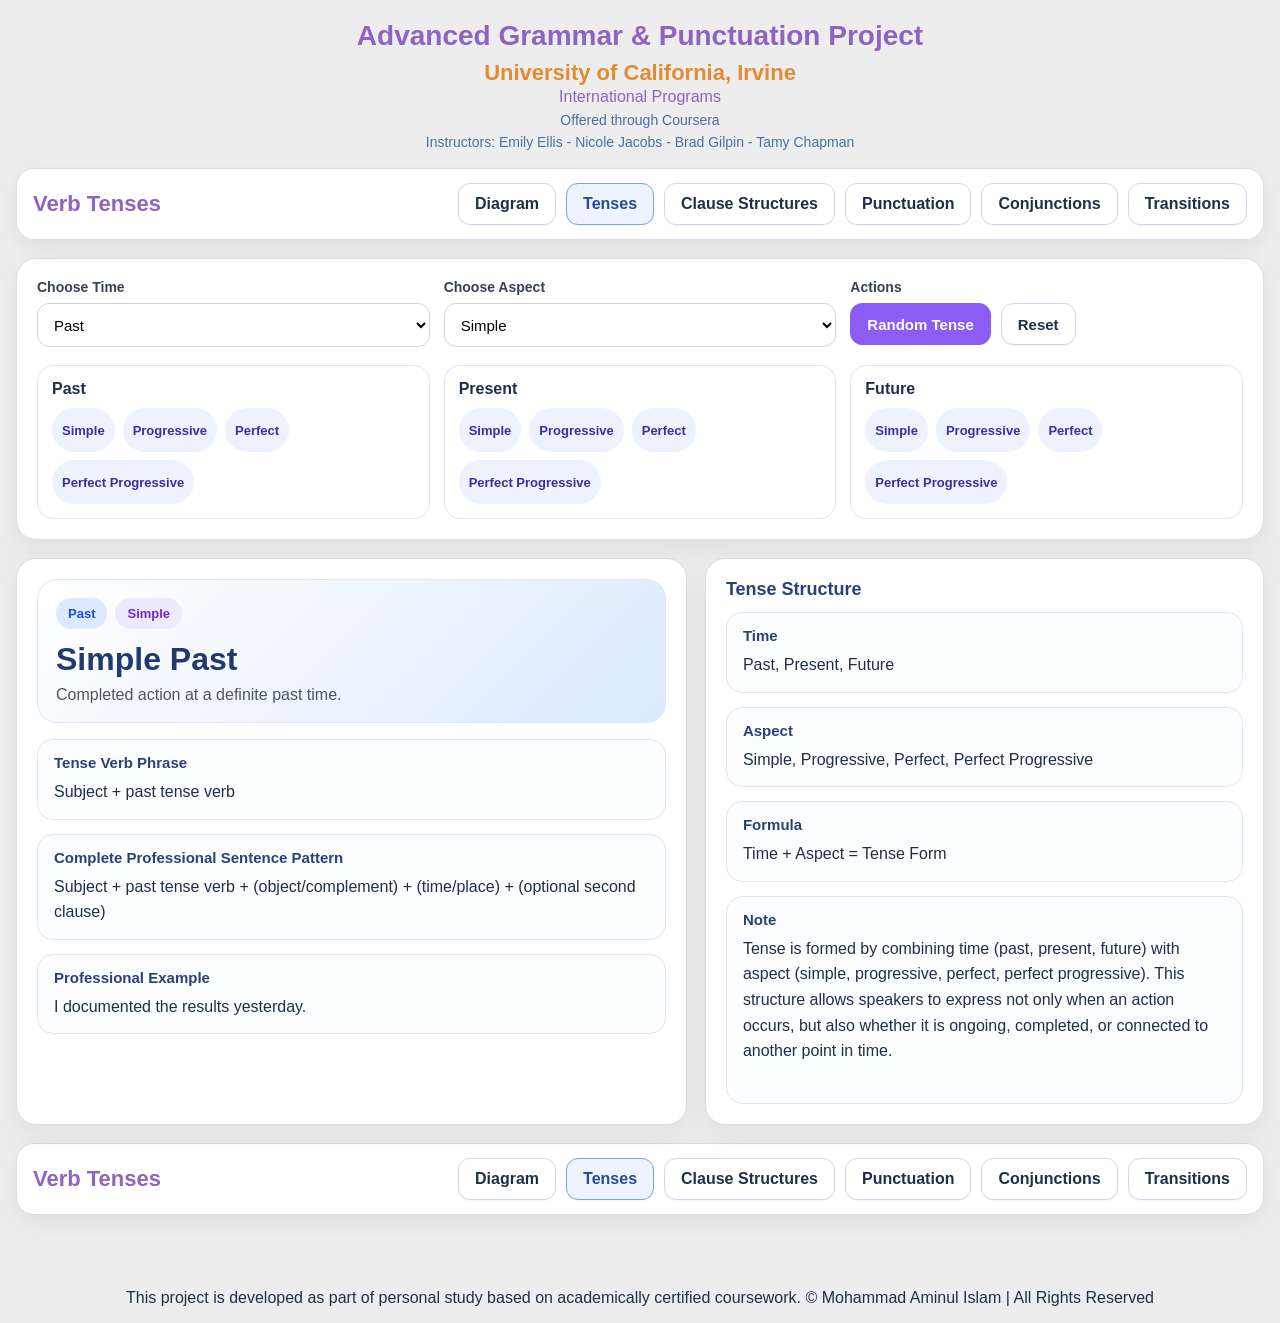
<file: tense.html>
<!DOCTYPE html>
<html lang="en">
<head>
  <meta charset="UTF-8" />
  <meta name="viewport" content="width=device-width, initial-scale=1.0" />
  <title>Verb Tenses</title>
  <link rel="stylesheet" href="shared.css" />
  <script src="data.js"></script>
</head>
<body>
  <div class="page">
    <div class="project-header">
      <h1>Advanced Grammar &amp; Punctuation Project</h1>
      <h2>University of California, Irvine</h2>
      <p class="program">International Programs</p>
      <p class="platform">Offered through Coursera</p>  
      <p class="platform">Instructors: Emily Ellis - Nicole Jacobs - Brad Gilpin - Tamy Chapman</p>
    </div>

    <div class="topbar">
      <h3>Verb Tenses</h3>
      <div class="nav-links">
        <a class="nav-link" href="index.html">Diagram</a>
        <a class="nav-link active" href="tense.html">Tenses</a>
        <a class="nav-link" href="clause.html">Clause Structures</a>
        <a class="nav-link" href="punctuation.html">Punctuation</a>
        <a class="nav-link" href="conjunction.html">Conjunctions</a>
        <a class="nav-link" href="transitions.html">Transitions</a>
      </div>
    </div>

    <div class="panel">
      <div class="controls">
        <div class="field">
          <label for="timeSelect">Choose Time</label>
          <select id="timeSelect"></select>
        </div>
        <div class="field">
          <label for="aspectSelect">Choose Aspect</label>
          <select id="aspectSelect"></select>
        </div>
        <div class="field">
          <label>Actions</label>
          <div style="display:flex; gap:10px; flex-wrap:wrap;">
            <button class="btn btn-primary" id="randomBtn" type="button">Random Tense</button>
            <button class="btn btn-secondary" id="resetBtn" type="button">Reset</button>
          </div>
        </div>
      </div>
      <div class="quick-grid" id="quickGrid"></div>
    </div>

    <div class="grid-2" style="margin-top:18px; margin-bottom:18px;">
      <div class="panel">
        <div id="heroCard" class="hero">
          <div class="badges">
            <span class="badge badge-blue" id="timeBadge">Past</span>
            <span class="badge badge-purple" id="aspectBadge">Simple</span>
          </div>
          <h3 id="tenseName" style="margin:0 0 8px; font-size:32px; color:#203a6f;">Simple Past</h3>
          <p id="coreFunction" style="margin:0; color:#4b5563;">Completed action at a definite past time.</p>
        </div>
        <div class="info-grid" style="margin-top:16px;">
          <div class="info-box"><h4>Tense Verb Phrase</h4><div class="content" id="verbPhrase"></div></div>
          <div class="info-box"><h4>Complete Professional Sentence Pattern</h4><div class="content" id="sentencePattern"></div></div>
          <div class="info-box"><h4>Professional Example</h4><div class="content" id="exampleSentence"></div></div>
        </div>
      </div>
      <div class="panel">
        <h3 class="section-title">Tense Structure</h3>
        <div class="info-grid">
          <div class="info-box"><h4>Time</h4><div class="content">Past, Present, Future</div></div>
          <div class="info-box"><h4>Aspect</h4><div class="content">Simple, Progressive, Perfect, Perfect Progressive</div></div>
          <div class="info-box"><h4>Formula</h4><div class="content">Time + Aspect = Tense Form</div></div>
          <div class="info-box"><h4>Note</h4><div class="content">Tense is formed by combining time (past, present, future) with aspect (simple, progressive, perfect, perfect progressive). This structure allows speakers to express not only when an action occurs, but also whether it is ongoing, completed, or connected to another point in time.
          </div>
        </div>
        </div>
      </div>
    </div>

      <div class="topbar">
      <h3>Verb Tenses</h3>
      <div class="nav-links">
        <a class="nav-link" href="index.html">Diagram</a>
        <a class="nav-link active" href="tense.html">Tenses</a>
        <a class="nav-link" href="clause.html">Clause Structures</a>
        <a class="nav-link" href="punctuation.html">Punctuation</a>
        <a class="nav-link" href="conjunction.html">Conjunctions</a>
        <a class="nav-link" href="transitions.html">Transitions</a>
      </div>
    </div>

  </div>

    <footer>
      <div class="container footer-card">
        <p style="text-align: center;">This project is developed as part of personal study based on academically certified coursework. © Mohammad Aminul Islam | All Rights Reserved</p>
      </div>
    </footer>

  <script>
    const tenseData = grammarData.tenses;
    const timeSelect = document.getElementById("timeSelect");
    const aspectSelect = document.getElementById("aspectSelect");
    const quickGrid = document.getElementById("quickGrid");
    const timeBadge = document.getElementById("timeBadge");
    const aspectBadge = document.getElementById("aspectBadge");
    const tenseName = document.getElementById("tenseName");
    const coreFunction = document.getElementById("coreFunction");
    const verbPhrase = document.getElementById("verbPhrase");
    const sentencePattern = document.getElementById("sentencePattern");
    const exampleSentence = document.getElementById("exampleSentence");
    const heroCard = document.getElementById("heroCard");
    const randomBtn = document.getElementById("randomBtn");
    const resetBtn = document.getElementById("resetBtn");
    const timeOrder = Object.keys(tenseData);
    const aspectOrder = ["Simple", "Progressive", "Perfect", "Perfect Progressive"];
    function getQueryParam(param) { return new URLSearchParams(window.location.search).get(param); }
    function populateTimes() {
      timeSelect.innerHTML = timeOrder.map(time => `<option value="${time}">${time}</option>`).join("");
    }
    function populateAspects(selectedTime) {
      aspectSelect.innerHTML = aspectOrder.filter(aspect => tenseData[selectedTime][aspect]).map(aspect => `<option value="${aspect}">${aspect}</option>`).join("");
    }
    function updateTone(time) {
      let bg = "#dbeafe";
      if (time === "Present") bg = "#dcfce7";
      if (time === "Future") bg = "#ffedd5";
      heroCard.style.background = `linear-gradient(135deg, #ffffff 0%, ${bg} 100%)`;
    }
    function updateDisplay(time, aspect) {
      const item = tenseData[time][aspect];
      timeBadge.textContent = time;
      aspectBadge.textContent = aspect;
      tenseName.textContent = item.name;
      coreFunction.textContent = item.coreFunction;
      verbPhrase.textContent = item.verbPhrase;
      sentencePattern.textContent = item.sentencePattern;
      exampleSentence.textContent = item.example;
      updateTone(time);
    }
    function buildQuickGrid() {
      quickGrid.innerHTML = timeOrder.map(time => `
        <div class="quick-card">
          <h4>${time}</h4>
          <div class="chip-list">
            ${aspectOrder.map(aspect => `<button class="chip" data-time="${time}" data-aspect="${aspect}">${aspect}</button>`).join("")}
          </div>
        </div>
      `).join("");
      quickGrid.querySelectorAll('.chip').forEach(chip => {
        chip.addEventListener('click', () => {
          const { time, aspect } = chip.dataset;
          timeSelect.value = time;
          populateAspects(time);
          aspectSelect.value = aspect;
          updateDisplay(time, aspect);
        });
      });
    }
    function syncFromControls() { updateDisplay(timeSelect.value, aspectSelect.value); }
    timeSelect.addEventListener('change', () => { populateAspects(timeSelect.value); aspectSelect.value = 'Simple'; syncFromControls(); });
    aspectSelect.addEventListener('change', syncFromControls);
    randomBtn.addEventListener('click', () => {
      const randomTime = timeOrder[Math.floor(Math.random() * timeOrder.length)];
      const randomAspect = aspectOrder[Math.floor(Math.random() * aspectOrder.length)];
      timeSelect.value = randomTime; populateAspects(randomTime); aspectSelect.value = randomAspect; updateDisplay(randomTime, randomAspect);
    });
    resetBtn.addEventListener('click', () => { timeSelect.value = 'Past'; populateAspects('Past'); aspectSelect.value = 'Simple'; updateDisplay('Past', 'Simple'); });
    function init() {
      populateTimes();
      const urlTime = getQueryParam('time');
      const initialTime = urlTime && tenseData[urlTime] ? urlTime : 'Past';
      timeSelect.value = initialTime; populateAspects(initialTime); aspectSelect.value = 'Simple'; buildQuickGrid(); updateDisplay(initialTime, 'Simple');
    }
    init();
  </script>
</body>
</html>
</file>
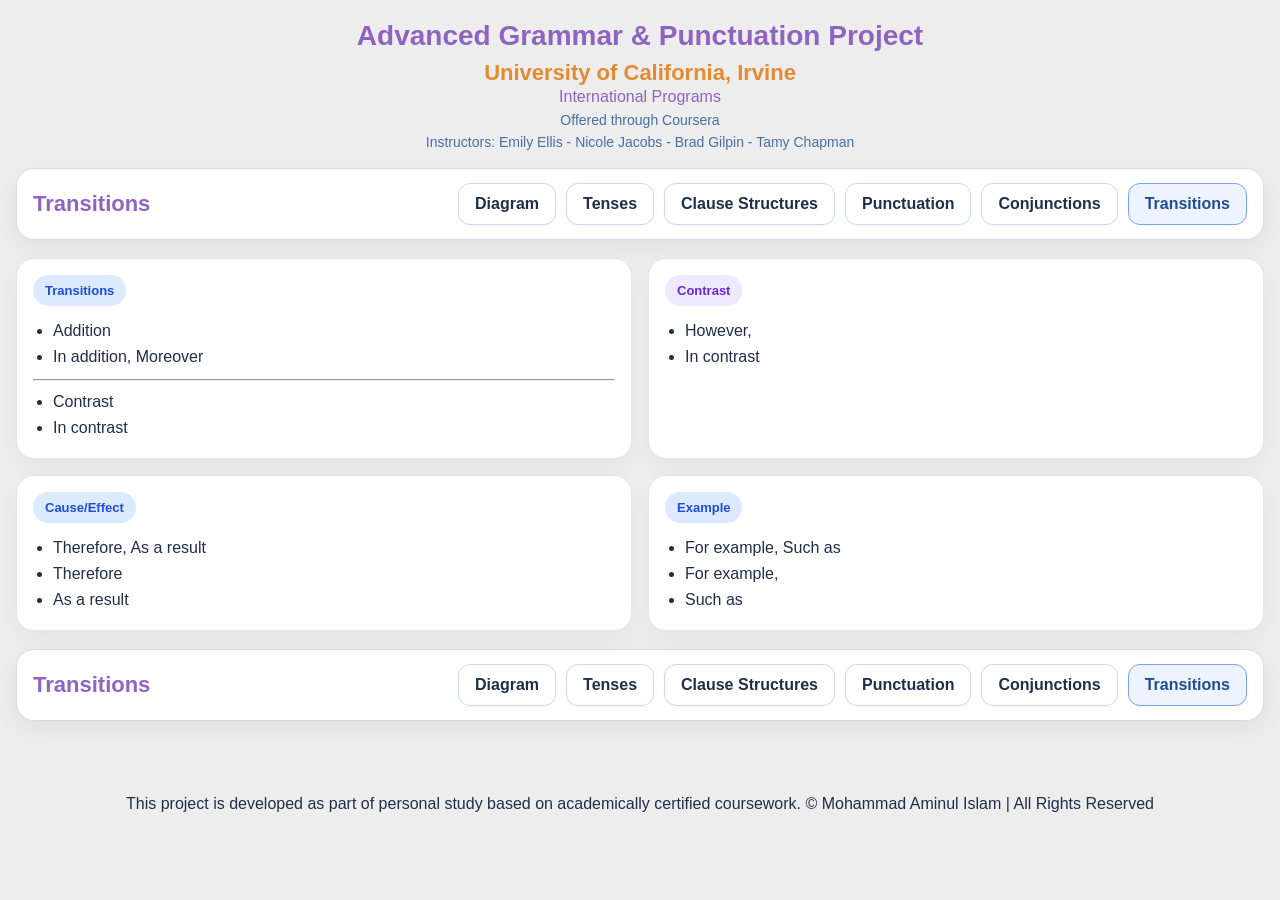
<file: transitions.html>
<!DOCTYPE html>
<html lang="en">
<head>
  <meta charset="UTF-8" />
  <meta name="viewport" content="width=device-width, initial-scale=1.0" />
  <title>Transitions</title>
  <link rel="stylesheet" href="shared.css" />
  <script src="data.js"></script>
</head>
<body>
  <div class="page">
    <div class="project-header">
      <h1>Advanced Grammar &amp; Punctuation Project</h1>
      <h2>University of California, Irvine</h2>
      <p class="program">International Programs</p>
      <p class="platform">Offered through Coursera</p>  
      <p class="platform">Instructors: Emily Ellis - Nicole Jacobs - Brad Gilpin - Tamy Chapman</p>
    </div>

    <div class="topbar">
      <h3>Transitions</h3>
      <div class="nav-links">
        <a class="nav-link" href="index.html">Diagram</a>
        <a class="nav-link" href="tense.html">Tenses</a>
        <a class="nav-link" href="clause.html">Clause Structures</a>
        <a class="nav-link" href="punctuation.html">Punctuation</a>
        <a class="nav-link" href="conjunction.html">Conjunctions</a>
        <a class="nav-link active" href="transitions.html">Transitions</a>
      </div>
    </div>

    <div class="card-grid" style="margin-bottom: 18px;">
      <div class="card" id="transitions"><div class="badges"><span class="badge badge-blue">Transitions</span></div><ul id="trans1"></ul><hr /><ul id="trans2"></ul></div>
      <div class="card" id="contrast"><div class="badges"><span class="badge badge-purple">Contrast</span></div><ul id="contrastList"></ul></div>
      <div class="card" id="cause-effect"><div class="badges"><span class="badge badge-blue">Cause/Effect</span></div><ul id="causeList"></ul></div>
      <div class="card" id="example"><div class="badges"><span class="badge badge-blue">Example</span></div><ul id="exampleList"></ul></div>
    </div>

     <div class="topbar">
      <h3>Transitions</h3>
      <div class="nav-links">
        <a class="nav-link" href="index.html">Diagram</a>
        <a class="nav-link" href="tense.html">Tenses</a>
        <a class="nav-link" href="clause.html">Clause Structures</a>
        <a class="nav-link" href="punctuation.html">Punctuation</a>
        <a class="nav-link" href="conjunction.html">Conjunctions</a>
        <a class="nav-link active" href="transitions.html">Transitions</a>
      </div>
    </div>

  </div>


    <footer>
      <div class="container footer-card">
        <p style="text-align: center;">This project is developed as part of personal study based on academically certified coursework. © Mohammad Aminul Islam | All Rights Reserved</p>
      </div>
    </footer>

  <script>
    document.getElementById('trans1').innerHTML = grammarData.transitions.transitions1.map(item => `<li>${item}</li>`).join('');
    document.getElementById('trans2').innerHTML = grammarData.transitions.transitions2.map(item => `<li>${item}</li>`).join('');
    document.getElementById('contrastList').innerHTML = grammarData.transitions.contrast.map(item => `<li>${item}</li>`).join('');
    document.getElementById('causeList').innerHTML = grammarData.transitions.causeEffect.map(item => `<li>${item}</li>`).join('');
    document.getElementById('exampleList').innerHTML = grammarData.transitions.example.map(item => `<li>${item}</li>`).join('');
  </script>
</body>
</html>
</file>
<file: shared.css>
* { box-sizing: border-box; }
body {
  margin: 0;
  background: #ededed;
  font-family: "Segoe UI", Tahoma, Geneva, Verdana, sans-serif;
  color: #1f2f4a;
}
a { color: inherit; text-decoration: none; }
.page {
  width: min(1280px, calc(100% - 32px));
  margin: 0 auto;
  padding: 20px 0 40px;
}

.project-header { text-align: center; margin-bottom: 18px; }
.project-header h1 { margin: 0; font-size: 28px; font-weight: 700; color: #8f63c0; }
.project-header h2 { margin: 8px 0 0; font-size: 22px; font-weight: 600; color: #e38b33; }
.project-header .program { margin: 2px 0 0; font-size: 16px; font-weight: 500; color: #8f63c0; }
.project-header .platform { margin: 6px 0 0; font-size: 14px; color: #4a6fa5; }
.topbar {
  display: flex; align-items: center; justify-content: space-between; gap: 12px;
  background: #fff; border: 1px solid #d6dce8; border-radius: 18px; padding: 14px 16px; margin-bottom: 18px;
  box-shadow: 0 8px 24px rgba(15, 23, 42, 0.06);
}
.topbar h3 { margin: 0; font-size: 22px; color: #8f63c0 }
.nav-links { display: flex; flex-wrap: wrap; gap: 10px; }
.nav-link, .btn {
  display: inline-flex; align-items: center; justify-content: center; min-height: 42px; padding: 10px 16px;
  border-radius: 12px; border: 1px solid #cfd8ea; background: #fff; font-weight: 700;
  box-shadow: 0 1px 2px rgba(0,0,0,0.04); transition: transform .18s ease, box-shadow .18s ease, border-color .18s ease;
}
.nav-link:hover, .btn:hover { transform: translateY(-1px); box-shadow: 0 8px 18px rgba(15,23,42,0.08); border-color: #8eb0f0; }
.nav-link.active { background: #eef4ff; border-color: #79a2ea; color: #224d95; }
.panel {
  background: #fff; border: 1px solid #d6dce8; border-radius: 20px; padding: 20px; box-shadow: 0 10px 28px rgba(15, 23, 42, 0.06);
}
.grid-2 { display: grid; grid-template-columns: 1.2fr 1fr; gap: 18px; }
.section-title { margin: 0 0 12px; font-size: 18px; color: #274278; }
.info-grid { display: grid; gap: 14px; }
.info-box { border: 1px solid #dfe5f1; border-radius: 16px; padding: 14px 16px; background: #fcfdff; }
.info-box h4 { margin: 0 0 8px; font-size: 15px; color: #274278; }
.info-box .content { line-height: 1.6; white-space: pre-wrap; word-break: break-word; }
.card-grid { display: grid; grid-template-columns: repeat(2, minmax(0, 1fr)); gap: 16px; }
.card {
  border: 1px solid #dfe5f1; border-radius: 18px; padding: 16px; background: #fff;
  box-shadow: 0 8px 22px rgba(15,23,42,0.04);
}
.card h4 { margin: 0 0 10px; font-size: 17px; color: #203a6f; }
.card ul { margin: 0; padding-left: 20px; line-height: 1.65; }
.hero {
  border: 1px solid #dfe5f1; border-radius: 20px; padding: 18px; background: linear-gradient(135deg, #ffffff 0%, #f8fbff 100%);
}
.badges { display: flex; flex-wrap: wrap; gap: 8px; margin-bottom: 12px; }
.badge { display: inline-flex; padding: 8px 12px; border-radius: 999px; font-size: 13px; font-weight: 700; }
.badge-blue { background: #dbeafe; color: #1d4ed8; }
.badge-purple { background: #ede9fe; color: #6d28d9; }
.badge-green { background: #dcfce7; color: #166534; }
.badge-orange { background: #ffedd5; color: #c2410c; }
.controls { display: grid; grid-template-columns: repeat(3, minmax(0, 1fr)); gap: 14px; margin-bottom: 18px; }
.field { display: flex; flex-direction: column; gap: 8px; }
.field label { font-size: 14px; font-weight: 700; color: #374151; }
select, button { min-height: 44px; border-radius: 12px; border: 1px solid #d1d5db; font-size: 15px; }
select { width: 100%; padding: 10px 12px; background: #fff; }
button { cursor: pointer; font-weight: 700; padding: 10px 14px; }
.btn-primary { background: #8b5cf6; color: #fff; border-color: #8b5cf6; }
.btn-secondary { background: #fff; color: #1f2f4a; }
.quick-grid { display: grid; grid-template-columns: repeat(3, minmax(0, 1fr)); gap: 14px; }
.quick-card { border: 1px solid #dfe5f1; border-radius: 16px; padding: 14px; background: #fff; }
.quick-card h4 { margin: 0 0 10px; }
.chip-list { display: flex; flex-wrap: wrap; gap: 8px; }
.chip {
  border: none; border-radius: 999px; padding: 8px 10px; font-size: 13px; font-weight: 700; cursor: pointer;
  background: #eef2ff; color: #3730a3;
}
.diagram-board {
  position: relative; width: 1536px; height: 1245px; margin: 0 auto; background: #ededed; overflow: hidden;
}
.node { position: absolute; z-index: 2; }
.line { position: absolute; z-index: 1; background: #3f79bf; border-radius: 3px; }
.line.green { background: #6aa46d; }
.line.orange { background: #e38b33; }
.line.purple { background: #8f63c0; }
.line.cyan { background: #39a7bf; }
.pill {
  display: inline-flex; align-items: center; justify-content: center; padding: 10px 28px; min-height: 52px; border-radius: 14px;
  color: #fff; font-weight: 700; font-size: 22px; line-height: 1; text-align: center; white-space: nowrap;
  box-shadow: inset 0 1px 0 rgba(255,255,255,0.35), 0 1px 2px rgba(0,0,0,0.08);
}
.pill.small { min-height: 44px; padding: 8px 22px; font-size: 18px; border-radius: 12px; }
.blue-pill { background: linear-gradient(180deg, #68a3de 0%, #4b87cc 100%); border: 2px solid #2f69aa; }
.green-pill { background: linear-gradient(180deg, #74bb7a 0%, #56a15e 100%); border: 2px solid #47894d; }
.orange-pill { background: linear-gradient(180deg, #f0aa57 0%, #df8a33 100%); border: 2px solid #cb7826; }
.purple-pill { background: linear-gradient(180deg, #b289dd 0%, #9468c2 100%); border: 2px solid #7d52af; }
.cyan-pill { background: linear-gradient(180deg, #58b8cd 0%, #3ca6bc 100%); border: 2px solid #27879d; }
.box { border-radius: 14px; padding: 14px 18px; box-shadow: inset 0 1px 0 rgba(255,255,255,0.45); font-size: 16px; line-height: 1.45; }
.blue-box { background: #dbe4ef; color: #202f49; }
.green-box { background: #dde4db; color: #223628; }
.orange-box { background: #f1e0d1; color: #53331f; }
.purple-box { background: #ddd2e8; color: #3f3154; }
.cyan-box { background: #d9e9ee; color: #21434f; }
.box ul { margin: 0; padding-left: 22px; }
.box li { margin: 4px 0; }
.mini-label {
  display: block; width: 100%; background: rgba(255,255,255,0.38); color: inherit; text-align: center; font-weight: 700;
  border-radius: 8px; padding: 8px 10px; margin-bottom: 10px;
}
.main-center {
  width: 352px; height: 118px; border-radius: 22px; border: 3px solid #3e79bf; background: #d8e3ee; display: flex;
  align-items: center; justify-content: center; text-align: center; color: #203a6f; font-size: 29px; font-weight: 800; line-height: 1.25;
  box-shadow: inset 0 1px 0 rgba(255,255,255,0.5);
}

.clickable { display: inline-block; }
.clickable:hover { transform: translateY(-1px); }
.responsive-note { text-align: center; color: #6b7280; font-size: 14px; margin-top: 14px; }
@media (max-width: 1560px) { .diagram-wrap { overflow-x: auto; padding-bottom: 8px; } }
@media (max-width: 980px) {
  .grid-2, .controls, .quick-grid, .card-grid { grid-template-columns: 1fr; }
  .topbar { flex-direction: column; align-items: flex-start; }
}
</file>
